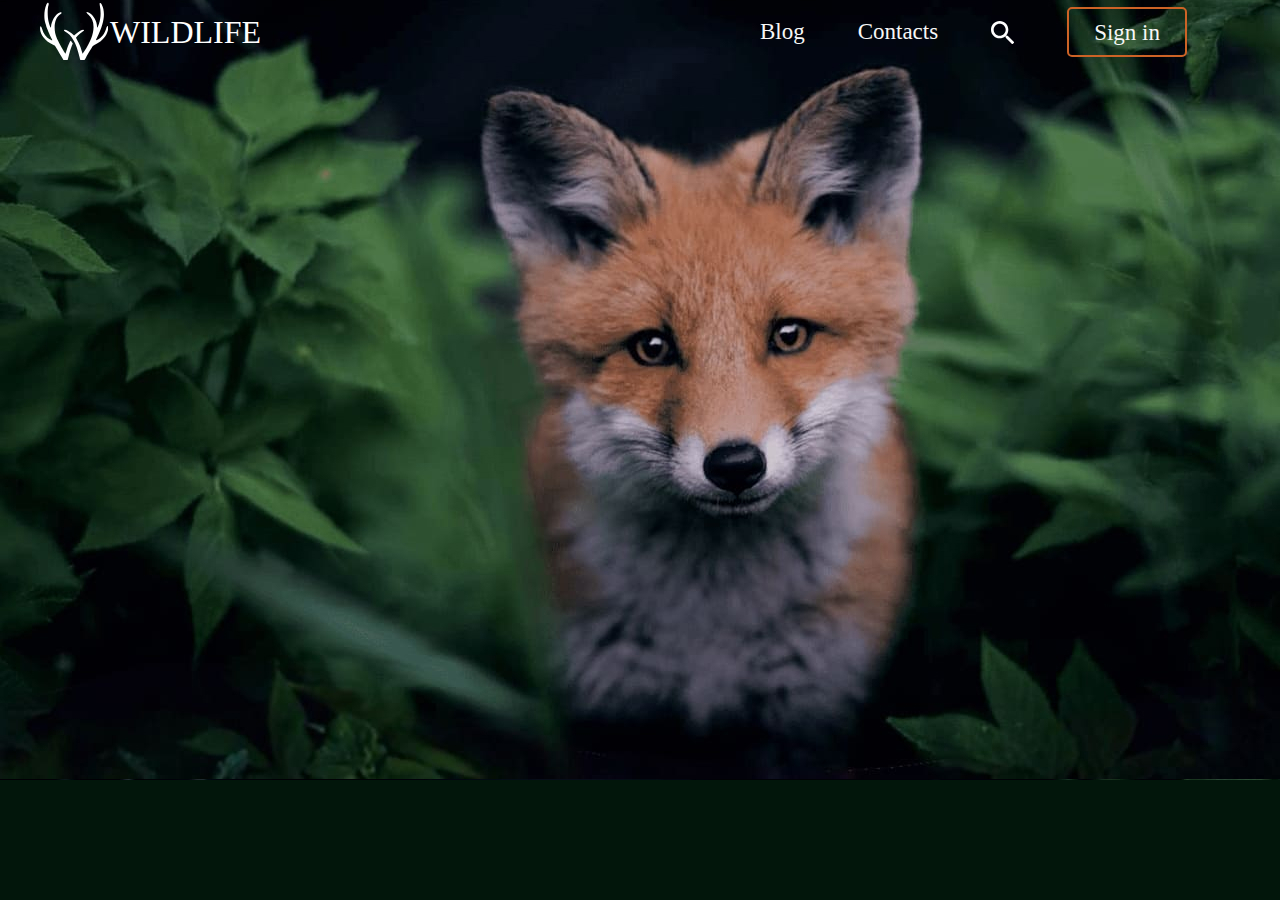
<file: index.html>
<!DOCTYPE html>
<html lang="en">
<head>
    <meta charset="UTF-8">
    <meta http-equiv="X-UA-Compatible" content="IE=edge">
    <meta name="viewport" content="width=device-width, initial-scale=1.0">
    <title>Wildlife</title>
    <link rel="stylesheet" href="./style.css">
    <link rel="stylesheet" href="style.css">
    </html>
</head>
<body>
<div class="wrapper">
  <div class="text">Wildlife</div>
<header class="header">
      <div class="logo">
          <div class="logotip"></div>
          <div class="logo__text">Wildlife</div>
      </div>
    <div class="nav">
  
        <div class="nav__list">
        <li class="nav__items">
          <a href="#" class="nav__link">Blog</a>
        </li>
        <li class="nav__items">
          <a href="#" class="nav__link">Contacts</a>
        </li>
            <li class="search">
              <a href="#" class="nav__link"></a>
            </li>
        <li class="sign__in">
        <a href="#" class="sign__in__link">Sign in</a>
        </li>
            <div>
</body>
</file>
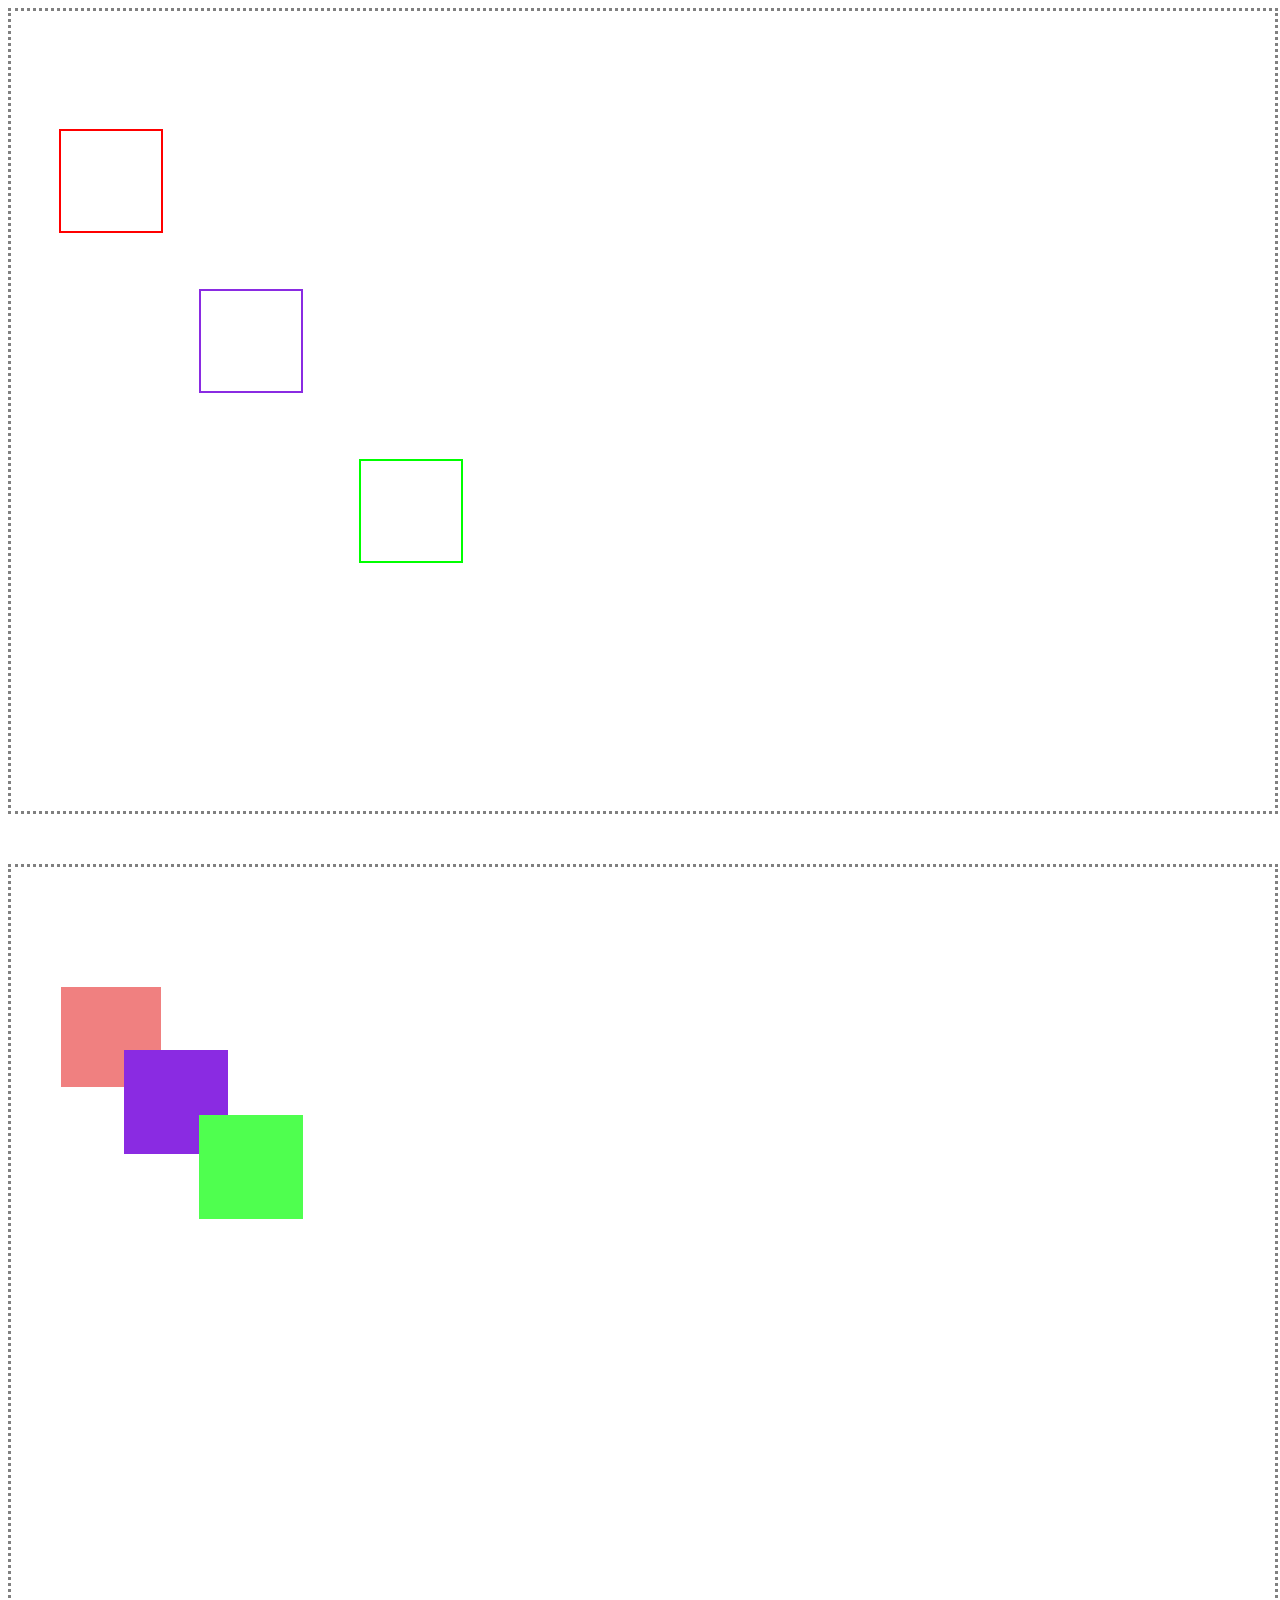
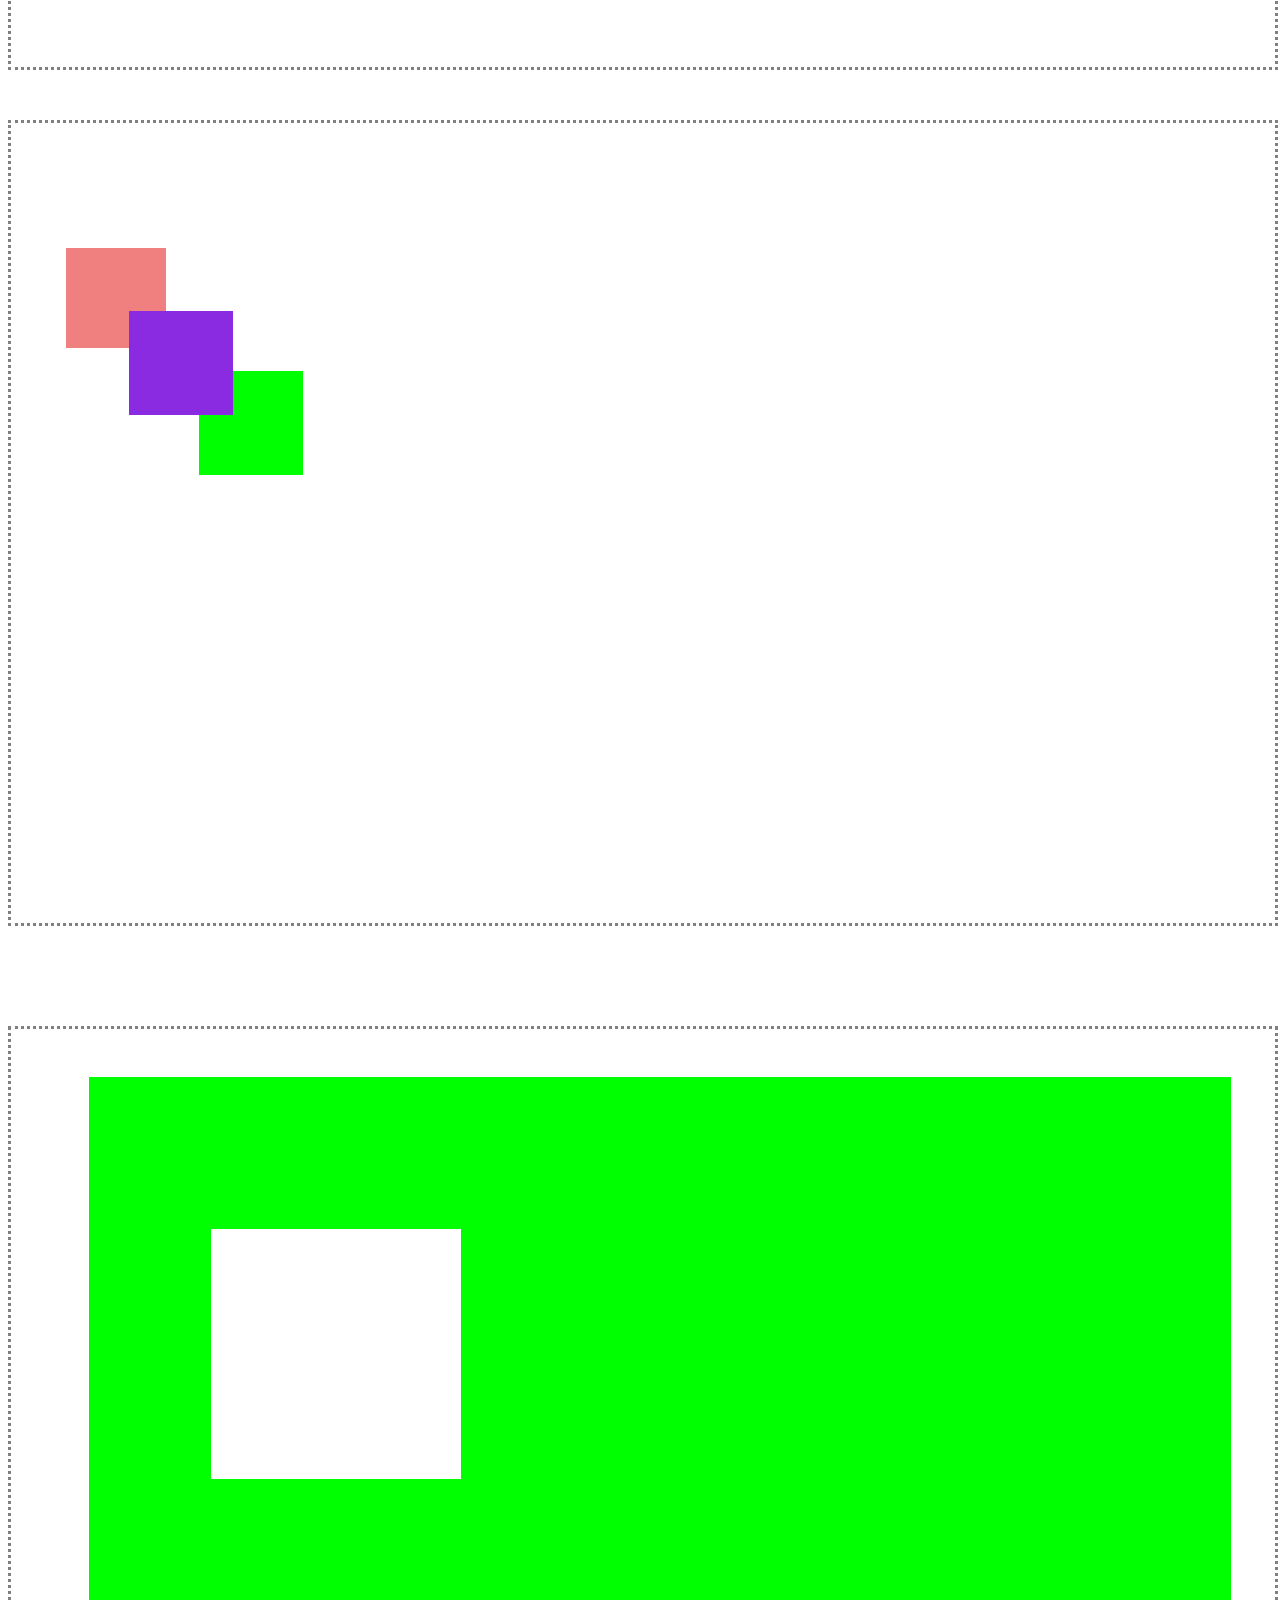
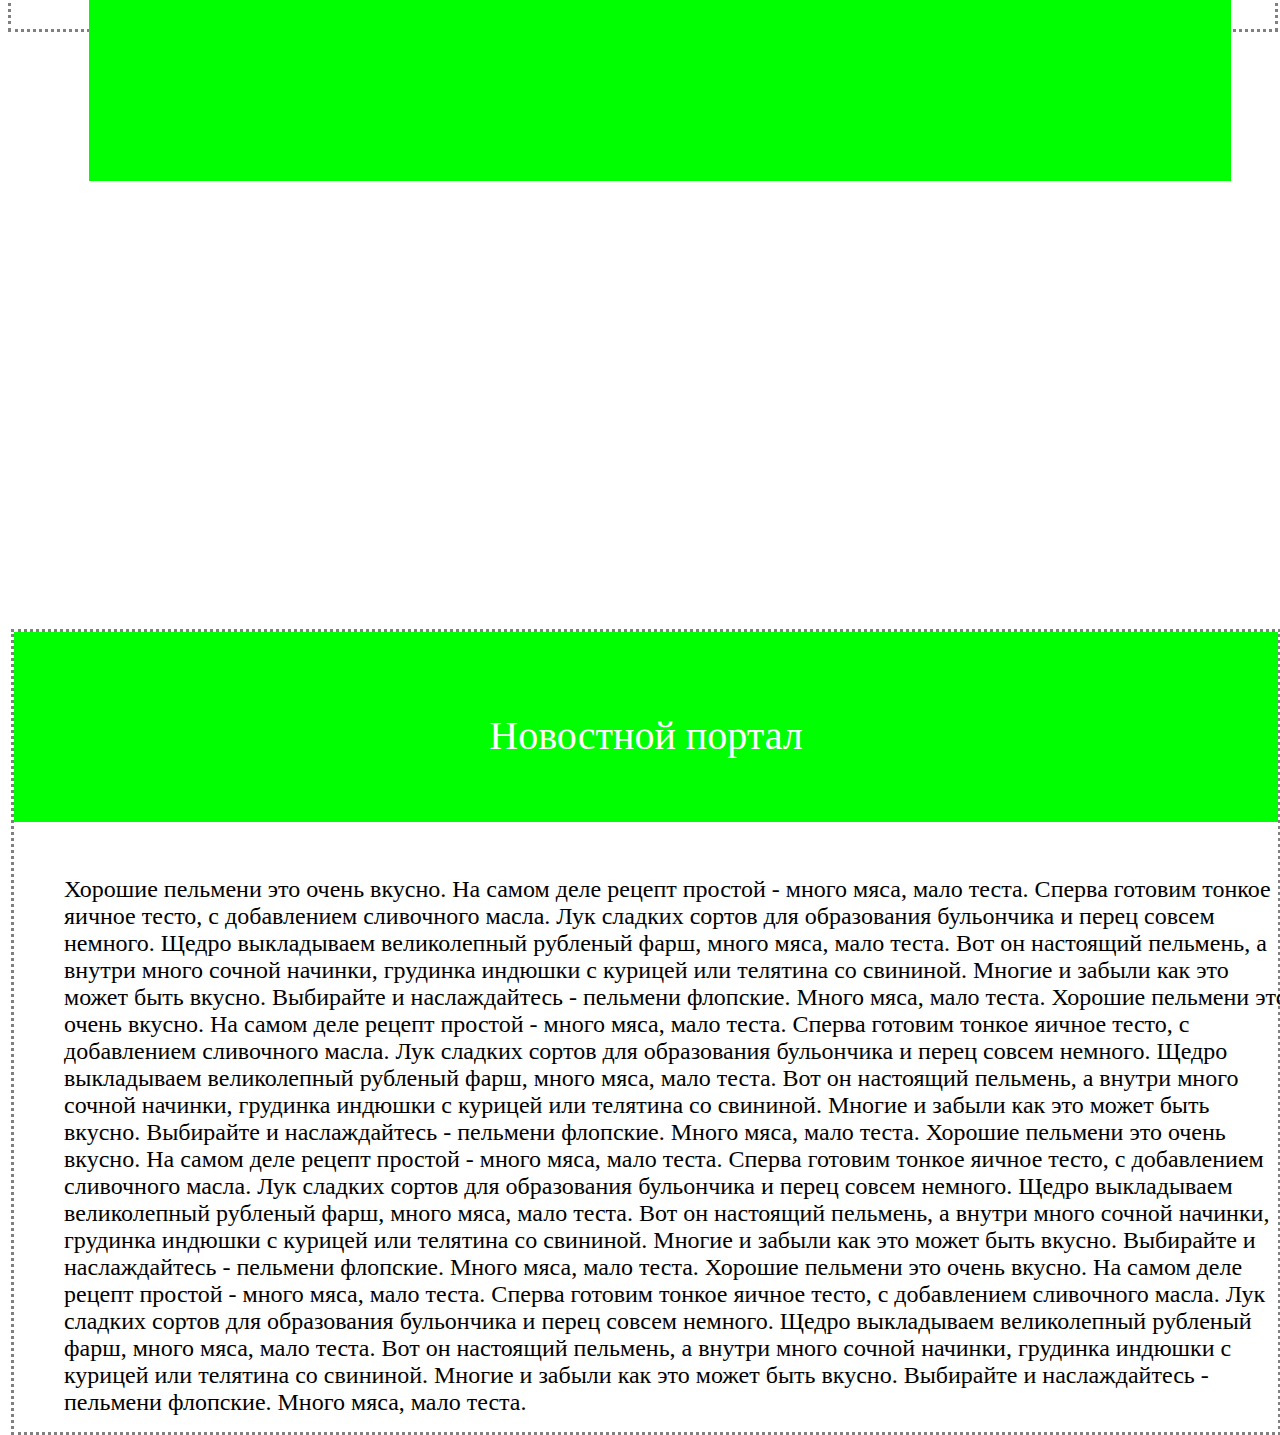
<file: position/index.html>
<!DOCTYPE html>

<html lang="en" xmlns="http://www.w3.org/1999/xhtml">
<head>
    <meta charset="utf-8" />
    <title></title>
</head>
<body>
    <link rel="stylesheet" href="style.css" />
    <div class="ramka">
        <div class="first"> </div>
        <div class="two"></div>
        <div class="three"></div>
    </div>

    <div class="ramka2">
        <div class="first2"> </div>
        <div class="two2"></div>
        <div class="three2"></div>
    </div>

    <div class="ramka3">
        <div class="first3"> </div>
        <div class="two3"></div>
        <div class="three3"></div>
    </div>

    <div class="ramka4">
        <div class="zelen"> </div>
        <div class="kwadrat"> </div>
        <div class="kwadrat2"> </div>
        
        
    <div class="ramka5">
      
        <div class="dwa">
            <p>Новостной портал</p>
        </div>
        <div class="tri">
            <p>
                Хорошие пельмени это очень вкусно.
                На самом деле рецепт простой - много мяса, мало теста.
                Сперва готовим тонкое яичное тесто, с добавлением сливочного масла.
                Лук сладких сортов для образования бульончика и перец совсем немного.
                Щедро выкладываем великолепный рубленый фарш, много мяса, мало теста.
                Вот он настоящий пельмень, а внутри много сочной начинки, грудинка индюшки с курицей или телятина со свининой.
                Многие и забыли как это может быть вкусно. Выбирайте и наслаждайтесь - пельмени флопские.
                 Много мяса, мало теста.
                 Хорошие пельмени это очень вкусно.
                 На самом деле рецепт простой - много мяса, мало теста.
                 Сперва готовим тонкое яичное тесто, с добавлением сливочного масла.
                 Лук сладких сортов для образования бульончика и перец совсем немного.
                 Щедро выкладываем великолепный рубленый фарш, много мяса, мало теста.
                 Вот он настоящий пельмень, а внутри много сочной начинки, грудинка индюшки с курицей или телятина со свининой.
                 Многие и забыли как это может быть вкусно. Выбирайте и наслаждайтесь - пельмени флопские.
                  Много мяса, мало теста.
                  Хорошие пельмени это очень вкусно.
                  На самом деле рецепт простой - много мяса, мало теста.
                  Сперва готовим тонкое яичное тесто, с добавлением сливочного масла.
                  Лук сладких сортов для образования бульончика и перец совсем немного.
                  Щедро выкладываем великолепный рубленый фарш, много мяса, мало теста.
                  Вот он настоящий пельмень, а внутри много сочной начинки, грудинка индюшки с курицей или телятина со свининой.
                  Многие и забыли как это может быть вкусно. Выбирайте и наслаждайтесь - пельмени флопские.
                   Много мяса, мало теста.
                   Хорошие пельмени это очень вкусно.
                   На самом деле рецепт простой - много мяса, мало теста.
                   Сперва готовим тонкое яичное тесто, с добавлением сливочного масла.
                   Лук сладких сортов для образования бульончика и перец совсем немного.
                   Щедро выкладываем великолепный рубленый фарш, много мяса, мало теста.
                   Вот он настоящий пельмень, а внутри много сочной начинки, грудинка индюшки с курицей или телятина со свининой.
                   Многие и забыли как это может быть вкусно. Выбирайте и наслаждайтесь - пельмени флопские.
                    Много мяса, мало теста.

                


            </p>
        </div>
        </div>
</body>
</html>
</file>
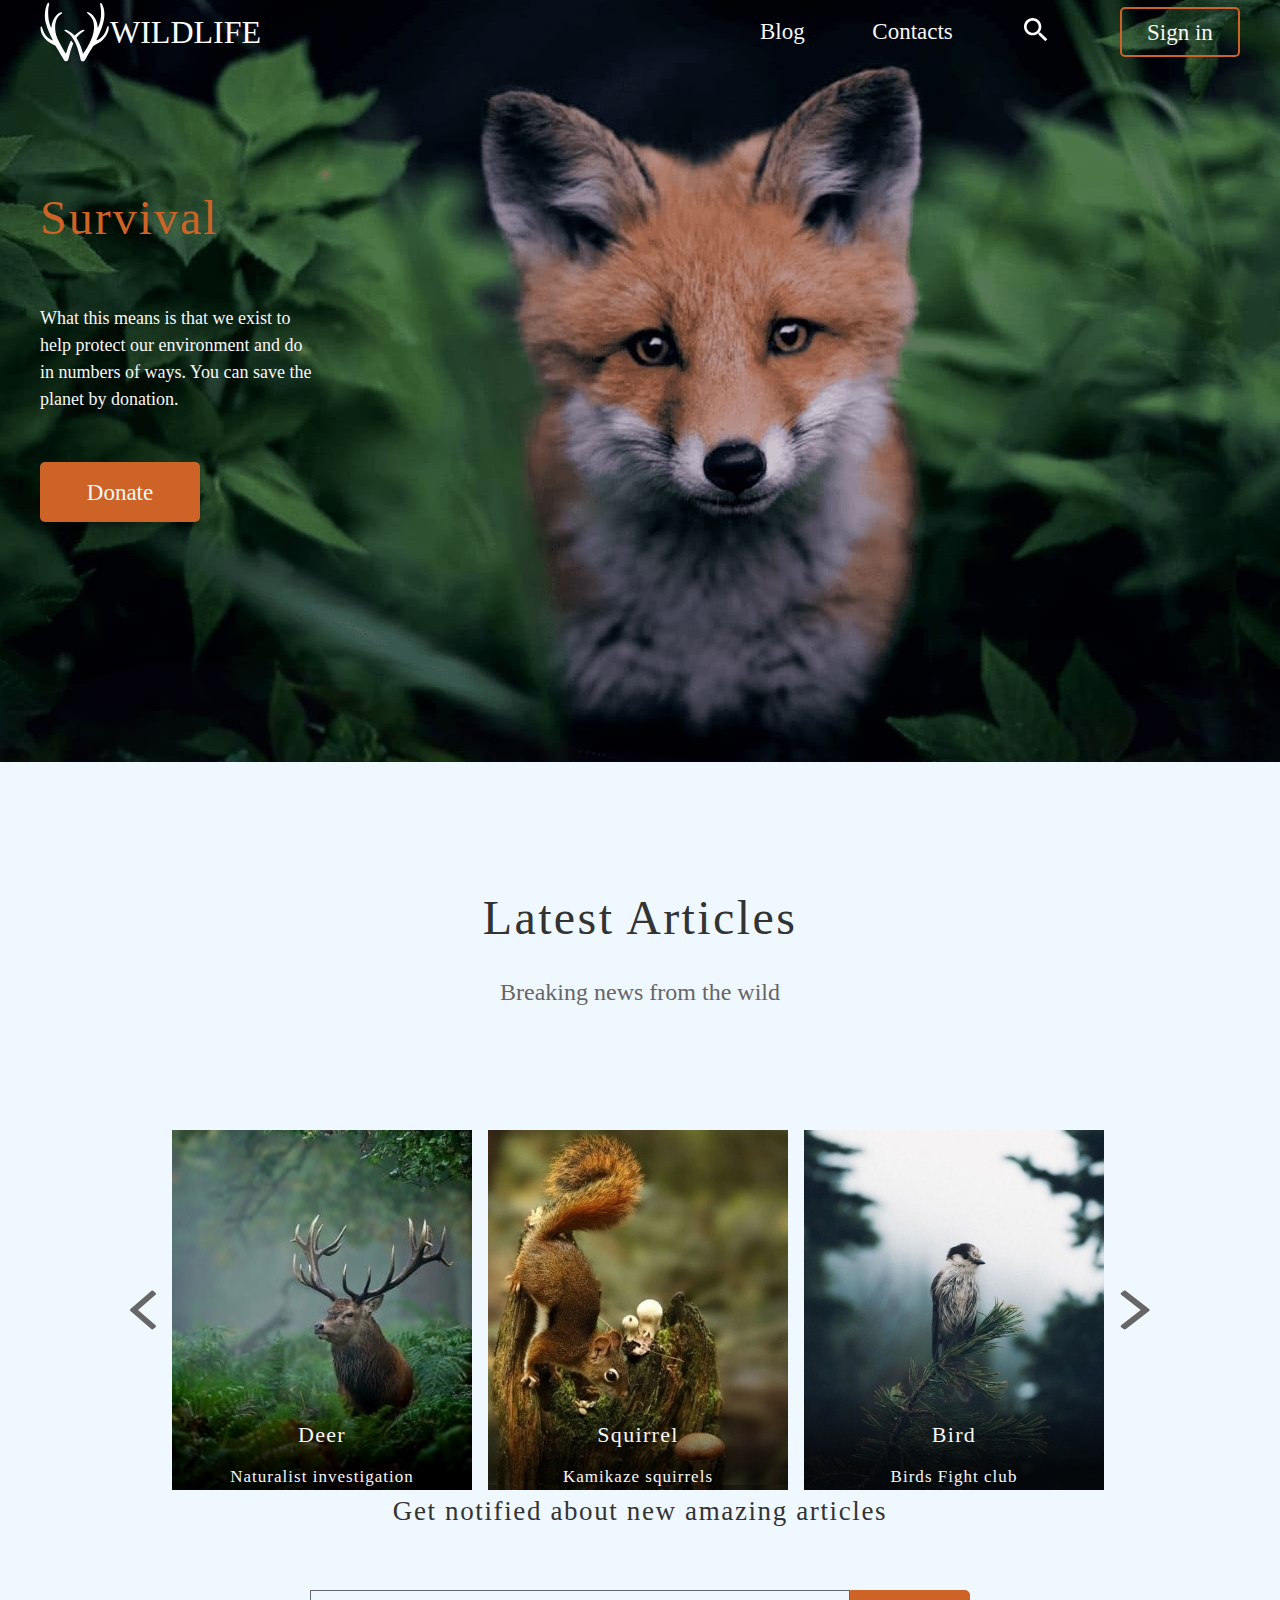
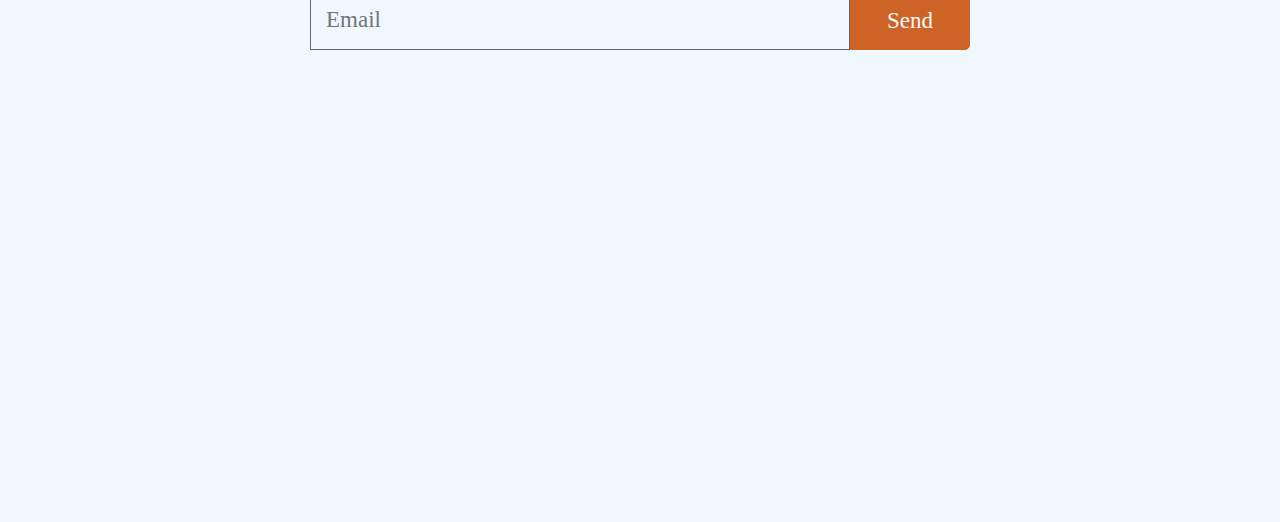
<file: wildlife-articles/index.html>
<!DOCTYPE html>
<html lang="en">
<head>
    <meta charset="UTF-8">
    <meta http-equiv="X-UA-Compatible" content="IE=edge">
    <meta name="viewport" content="width=device-width, initial-scale=1.0">
    <title>Wildlife</title>
    <link rel="stylesheet" href="./style.css">
    <link rel="stylesheet" href="style.css">
    </html>
</head>
<body>
<div class="wrapper">
<div class = "wrapperimg">
  <div class="text">Wildlife</div>
<header class="header">
      <div class="logo">
        <img src="./Picture/logo.svg" alt="" class="logo__img">
          <div class="logo__text">Wildlife</div>
      </div>
    <div class="nav">
        <nav class="nav__list">
        <li class="nav__items">
          <a href="#" class="nav__link">Blog</a>
        </li>
        <li class="nav__items">
          <a href="#" class="nav__link">Contacts</a>
        </li>
        <li class="search">
          <a href="#" class="search__link"><img src="./Picture/search.svg" alt="search" class="search__img"></a>
        </li>
        <li class="sign__in">
        <a href="#" class="sign__in__link">Sign in</a>
        </li>
      </nav>
</header>

<article class="survival">
  <h2 class="s__title">Survival</h2>
  <p class="s__text"> What this means is that we exist to help protect our environment and do in numbers of ways. You can save the planet by donation. </p>
  <div class="donate">
  <a href="#" class="donatelink">
    Donate
  </a>
  </div>
</article>

<main class="main">
  <article class="la">
    <h1 class="latestarticles__title"> Latest Articles</h1>
    <span class="latesttext"> Breaking news from the wild </span>
    <div class="cards">
      <img src="./Picture/slider-left.svg" alt="Slide left" class="slider__arrow arrow__left">
      <div class="olen">
        <h3 class="wildlife__title">Deer</h3>
        <p class="wildlife__text"> Naturalist investigation </p>
      </div>
      <div class="belka">
        <h3 class="wildlife__title">Squirrel</h3>
        <p class="wildlife__text"> Kamikaze squirrels </p>
      </div>
      <div class="bird">
        <h3 class="wildlife__title">Bird</h3>
        <p class="wildlife__text"> Birds Fight club </p>
      </div>
      <img src="./Picture/slider-right.svg" alt="Slide right" class="slider__arrow arrow__right">
    </div>
    <h3 class="latest__notified">Get notified about new amazing articles</h3>
    <form class="pochta">
      <input type="email" class="pochta__input" placeholder="Email">
      <input type="button" value="Send" class="send">
    </form>
  </article>
</main>


</div>
</div>
</body>
</file>
<file: style.css>
* {
    margin: 0;
    padding: 0;
    list-style-type: none;
    box-sizing: border-box;
}

body {
    display: flex;
    flex-direction: column;
    align-items: center;
    background-color: #02160b;
}

.header {
    display: flex;
    margin: auto;
    justify-content: space-between;
    max-width: 1200px;
    width: 100%;
    height: 60px;
    align-items: center;
}

.wrapper {
    background-image: url(./1234/Rectangle.jpg);
    max-width: 1440px;
    width: 100%;
    height: 780px;
}

.logo {
    display: flex;
    justify-content: space-between;
    max-width: 225px;
    width: 100%;
    height: 60px;
}
.text{
    font-size: 2px;
    z-index: -19;
}
.logotip {
    background-image: url(./1234/path0.svg);
    width: 68px;
    height: 58px;
}
.word{
    word-spacing: 100px;
}
.logo__text {
    width: 155px;
    height: 60px;
    font-family: Roboto;
    font-style: normal;
    font-weight: normal;
    font-size: 32px;
    line-height: 60px;
    text-transform: uppercase;
    color: white;
    justify-content: space-between;
}

.search {
    background-image: url(./1234/Vector.svg);
    width: 23px;
    height: 23px;
    display: flex;
    flex-direction: column;
    justify-content: center;
    align-items: center;
}

.nav{
    display: flex;
    max-width: 480px;
    width: 100%;
    justify-content: space-between;
}
.nav__list {
    display: flex;
    justify-content: space-between;
    max-width: 480px;
    width: 100%;
    align-items: center;
}

.nav__items {
    display: flex;
    align-items: center;
}

.nav__link {
    font-family: Gilroy-SemiBold;
    font-style: normal;
    font-weight: normal;
    font-size: 23px;
    line-height: 60px;
    color: #F7F7F7;
    text-decoration: none;
}
.sign__in{
    display: flex; 
    border: 2px solid #CD6326;
    box-sizing: border-box;
    border-radius: 5px;
    max-width: 120px;
    width: 100%;
    height: 50px;
    align-items: center;
}
.sign__in__link {
    display: flex;
    justify-content: center;
    align-items: center;
    font-family: Roboto;
    font-size: 23px;
    line-height: 27px;
    color: #F7F7F7; 
    text-decoration: none;
    font-style: normal;
    width: 100%;
    height: 100%;
}
</file>
<file: position/style.css>
.ramka {
    width: 100%;
    height: 800px;
    border: 3px dotted grey;
    position: relative;
    top: 0px;
    }
    
    .first {
    width: 100px;
    height: 100px;
    background: white;
    outline: 2px solid red;
    position: relative;
    top: 120px;
    left: 50px;
    }
    
    .two {
    width: 100px;
    height: 100px;
    background: white;
    outline: 2px solid #8A2BE2;
    position: relative;
    top: 180px;
    left: 190px;
    }
    
    .three {
    width: 100px;
    height: 100px;
    background: white;
    outline: 2px solid #00FF00;
    position: relative;
    top: 250px;
    left: 350px;
    }
    
    .ramka2 {
    width: 100%;
    height: 800px;
    border: 3px dotted grey;
    position: relative;
    top: 50px;
    }
    
    .first2 {
    width: 100px;
    height: 100px;
    background: #F08080;
    outline: 2px #F08080;
    position: relative;
    top: 120px;
    left: 50px;
    }
    
    .two2 {
    width: 100px;
    height: 100px;
    background: #8A2BE2;
    outline: 2px solid #8A2BE2;
    position: relative;
    top: 85px;
    left: 115px;
    }
    
    .three2 {
    width: 100px;
    height: 100px;
    background: #4fff4f;
    outline: 2px solid #4fff4f;
    position: relative;
    top: 50px;
    left: 190px;
    }
    
    .ramka3 {
    width: 100%;
    height: 800px;
    border: 3px dotted grey;
    position: relative;
    top: 100px;
    }
    
    .first3 {
    width: 100px;
    height: 100px;
    background: #F08080;
    outline: 2px #F08080;
    position: relative;
    top: 125px;
    left: 55px;
    }
    
    .two3 {
    width: 100px;
    height: 100px;
    background: #8A2BE2;
    outline: 2px solid #8A2BE2;
    position: relative;
    top: 90px;
    left: 120px;
    }
    
    .three3 {
    width: 100px;
    height: 100px;
    background: #00FF00;
    outline: 2px solid #00FF00;
    position: relative;
    top: 50px;
    left: 190px;
    z-index: -50;
    }
    
    
    
    .ramka4 {
    width: 100%;
    height: 600px;
    border: 3px dotted grey;
    position: relative;
    top: 200px;
    }
    
    .kwadrat {
    }
    
    .kwadrat2 {
    }
    
    .zelen {
    width: 90%;
    height: 700px;
    background: #00FF00;
    outline: 2px solid #00FF00;
    position: relative;
    top: 50px;
    left: 80px;
    }
    
    .kwadrat {
    width: 250px;
    height: 250px;
    background: white;
    outline: 2px white;
    position: relative;
    bottom: 500px;
    left: 200px;
    }
    
    .kwadrat2 {
    width: 250px;
    height: 250px;
    background: white;
    outline: 2px white;
    position: relative;
    bottom: 500px;
    left: 1300px;
    }
    
    
    .ramka5 {
    width: 100%;
    height: 800px;
    border: 3px dotted grey;
    position: relative;
    top:0px;
    }
    
    .dwa{
    width:100%;
    height: 150px;
    background: lime;
    position: relative;
    text-align:center;
    color:white;
    font-size: 40px;
    padding-top: 40px;
    }
    
    .tri {
    width: 97%;
    height: 575px;
    border: 3px solid F0FFFF;
    position: relative;
    top: 30px;
    font-size: 24px;
    overflow: auto;
    padding-left: 50px;
    }
</file>
<file: wildlife-articles/style.css>
* {
    margin: 0;
    padding: 0;
    list-style-type: none;
    box-sizing: border-box;
    text-decoration: none;
}

body {
    display: flex;
    align-items: center;
    flex-direction: column;
    align-items: center;
    width: 100vw;
    max-width: 100%;
    background-color: #02160b;
}

.header {
    display: flex;
    margin: auto;
    justify-content: space-between;
    max-width: 1200px;
    width: 100%;
    height: 60px;
    align-items: center;
}

.wrapper {
    width: 100%;
    position: relative;
    display: flex;
    flex-direction: column;
    align-items: center;
    background-color: #02160b;
}

.wrapperimg {
    display: flex;
    flex-direction: column;
    align-items: center;
    width: 100%;
    max-width: 1440px;
    height: 779px;
    background-image: url(./Picture/Rectangle.jpg);
  }

.logo {
    display: flex;
    justify-content: space-between;
    max-width: 225px;
    width: 100%;
    height: 60px;
}

.logo__img {
    width: 100%;
    max-width: 70px;
    height: 60px;
  }


.text{
    font-size: 2px;
    z-index: -19;
}



.word{
    word-spacing: 100px;
}

.logo__text {
    width: 155px;
    height: 60px;
    font-family: Roboto;
    font-style: normal;
    font-weight: normal;
    font-size: 32px;
    line-height: 60px;
    text-transform: uppercase;
    color: white;
    justify-content: space-between;
}

.search {
    width: 32px;
    height: 32px;
    display: flex;
    justify-content: center;
    align-items: center;
}
  
.search__link {
    justify-content: flex-end;
}
  
.search__img:hover {
    transform: scale(1.1,1.1);
}

.nav{
    display: flex;
    max-width: 480px;
    width: 100%;
    justify-content: space-between;
}
.nav__list {
    display: flex;
    justify-content: space-between;
    max-width: 480px;
    width: 100%;
    align-items: center;
}

.nav__items {
    display: flex;
    align-items: center;
}

.nav__link {
    display: flex;
    width: 100%;
    height: 100%;
    align-items: center;
    justify-content: center;
    font-family: "Open Sans";
    font-style: normal;
    font-weight: normal;
    font-size: 23px;
    line-height: 60px;
    color: #F7F7F7;
  }

.nav__link:hover {
    color: #cd6326;
    box-shadow: inset 0 -1px -1px #CD6326;
}

.sign__in{
    display: flex; 
    border: 2px solid #CD6326;
    box-sizing: border-box;
    border-radius: 5px;
    max-width: 120px;
    width: 100%;
    height: 50px;
    align-items: center;
}
.sign__in__link {
    display: flex;
    justify-content: center;
    align-items: center;
    font-family: Roboto;
    font-size: 23px;
    line-height: 27px;
    color: #F7F7F7; 
    text-decoration: none;
    font-style: normal;
    width: 100%;
    height: 100%;
}

.survival {
    max-width: 1200px;
    width: 100%;
    min-height: 700px;
    height: 100%;
    padding-top: 120px;
    width: 100%;
    position: relative;
  }

.s__title {
    height: 72px;
    display: flex;
    align-items: center;
    font-family: "Open Sans";
    font-style: normal;
    font-weight: normal;
    font-size: 48px;
    line-height: 72px;
    letter-spacing: 2px;
    color: #CD6326;
    margin-bottom: 51px;
  }

.s__text {
    max-width: 274px;
    width: 100%;
    margin-bottom: 49px;
    font-family: Open Sans;
    font-style: normal;
    font-weight: normal;
    font-size: 18px;
    line-height: 27px;
    color: #F7F7F7;
  }

  .donate {
    display: flex;
    max-width: 160px;
    width: 100%;
    height: 60px;
    background: #CD6326;
    border-radius: 5px;
    box-shadow: 0px 4px 4px rgba(0, 0, 0, 0.25);
  }
  
  .donatelink {
    width: 100%;
    height: 100%;
    display: flex;
    justify-content: center;
    align-items: center;
    font-family: Roboto;
    font-style: normal;
    font-weight: normal;
    font-size: 23px;
    line-height: 27px;
    text-align: center;
    color: #F7F7F7;
  }
  
  .donate:hover {
    background: #E39128;
    box-shadow: 0px 4px 4px rgba(0, 0, 0, 0.25);
  }
  
  .donate:active {
    background: #8F5613;
    box-shadow: 0px 4px 4px rgba(0, 0, 0, 0.25);
  }

  .main {
    width: 100%;
    background-color: aliceblue;
    flex-direction: column;
    align-items: center;
    display: flex;
}

.la {
    width: 100%;
    max-width: 1200px;
    height: 1360px;
    padding-top: 120px;
    display: flex;
    flex-direction: column;
    align-items: center;

}

.latestarticles__title{
    font-family: "Open Sans";
    font-style: normal;
    font-weight: normal;
    font-size: 48px;
    line-height: 72px;
    text-align: center;
    color: #333333;
    margin-bottom: 20px;
    width: 324px;
    height: 72px;
    letter-spacing: .05em;
}

.latesttext{
    font-family: Open Sans;
    font-style: normal;
    font-weight: normal;
    font-size: 24px;
    line-height: 36px;
    text-align: center;
    color: #666666;
    margin-bottom: 120px;

}

.cards{
  display: flex;
  width: 1020px;
  max-width: 100%;
  height: 360px;
  justify-content: space-between;
}

.arrow__left{
    transition: transform ease .1s;
}
.arrow__right{
    transition: transform ease .1s;
}
.arrow__left:hover {
    transform: translateX(-5px);
  }
.arrow__right:hover {
    transform: translateX(5px);
  }


.wildlife {
    max-width: 300px;
    width: 100%;
    height: 360px;
    display: flex;
    flex-direction: column;
    justify-content: flex-end;
    align-items: center;
    padding-bottom: 40px;
  }
  
.wildlife__title {
    font-family: Open Sans;
    font-style: normal;
    font-weight: normal;
    font-size: 22px;
    line-height: 36px;
    text-align: center;
    color: #F7F7F7;
    letter-spacing: 0.06em;
  }
  
.wildlife__text {
    margin-top: 10px;
    font-family: Open Sans;
    font-style: normal;
    font-weight: normal;
    font-size: 17px;
    line-height: 27px;
    text-align: center;
    color: #F7F7F7;
    letter-spacing: 0.06em;
  }
  
.olen {
    background-image: url(./Picture/deer.jpg);
    display: flex;
    width: 300px;
    height: 360px;
    flex-direction: column;
    align-items: center;
    justify-content: flex-end;
  }
  
.belka {
    background-image: url(./Picture/squirrel.jpg);
    display: flex;
    width: 300px;
    height: 360px;
    flex-direction: column;
    align-items: center;
    justify-content: flex-end;

  }
  
.bird {
    background-image: url(./Picture/bird.jpg);
    display: flex;
    width: 300px;
    height: 360px;
    flex-direction: column;
    align-items: center;
    justify-content: flex-end;
  }
  
.latest__notified {
    display: flex;
    justify-content: center;
    align-items: center;
    width: 100%;
    max-width: 526px;
    height: 41px;
    margin-bottom: 59px;
    font-family: Open Sans;
    font-style: normal;
    font-weight: normal;
    font-size: 27px;
    line-height: 40px;
    text-align: center;
    color: #333333;
    letter-spacing: 0.06em;
  }
  
.pochta {
    display: flex;
    width: 100%;
    justify-content: center;
  }
  
.pochta__input {
    padding-left: 15px;
    width: 100%;
    max-width: 540px;
    height: 60px;
    background-color: rgba(255,255,255,0);
    border: 1px solid #666666;
    font-family: Roboto;
    font-style: normal;
    font-weight: normal;
    font-size: 23px;
    line-height: 27px;
    display: flex;
    align-items: center;
    color: #666666;
  }
  
.send {
    display: flex;
    justify-content: center;
    align-items: center;
    max-width: 120px;
    width: 100%;
    height: 60px;
    background: #CD6326;
    border: 1px solid #CD6326;
    border-radius: 0px 5px 5px 0px;
    font-family: Roboto;
    font-style: normal;
    font-weight: normal;
    font-size: 23px;
    line-height: 27px;
    display: flex;
    align-items: center;
    text-align: center;
    color: #F7F7F7;
  }
</file>
